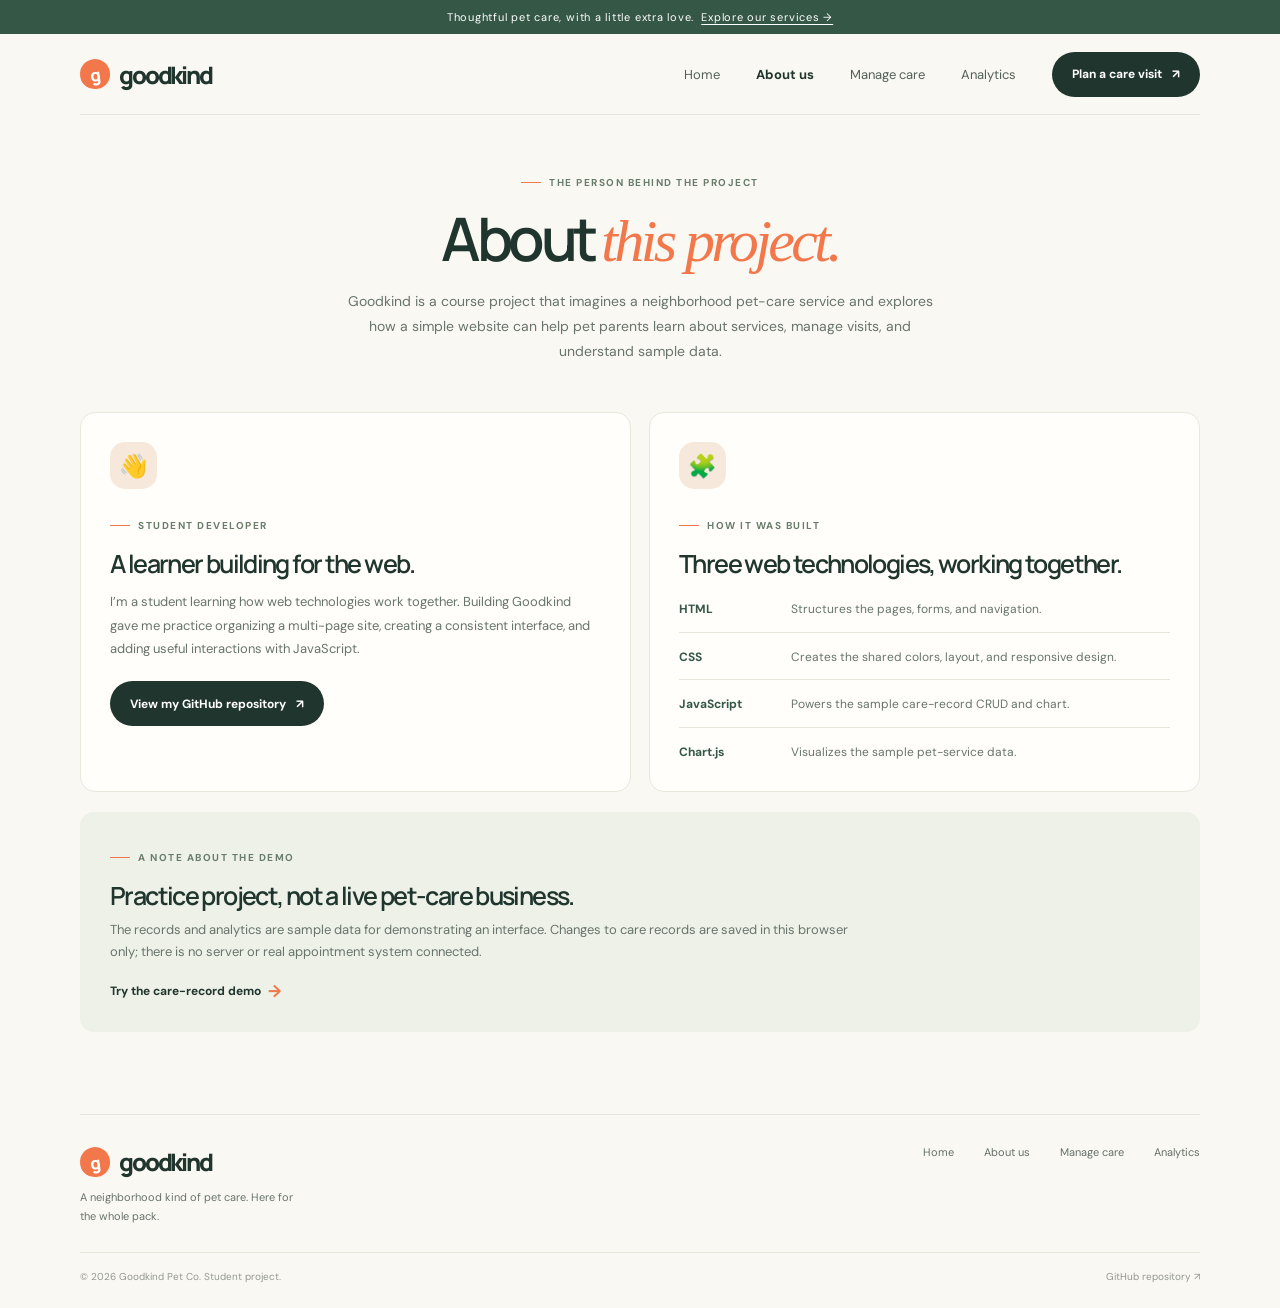
<file: aboutus.html>
<!doctype html>
<html lang="en">
  <head>
    <meta charset="utf-8">
    <meta name="viewport" content="width=device-width, initial-scale=1">
    <meta name="theme-color" content="#faf8f3">
    <meta name="description" content="About the student developer and technologies behind the Goodkind pet-services website.">
    <title>About Us — Goodkind</title>
    <link rel="preconnect" href="https://fonts.googleapis.com">
    <link rel="preconnect" href="https://fonts.gstatic.com" crossorigin>
    <link href="https://fonts.googleapis.com/css2?family=DM+Sans:wght@400;500;600;700&family=Manrope:wght@400;500;600;700;800&display=swap" rel="stylesheet">
    <link rel="stylesheet" href="styles.css">
    <script src="script.js" defer></script>
  </head>
  <body>
    <div class="announcement">Thoughtful pet care, with a little extra love. <a href="index.html#services">Explore our services →</a></div>
    <div class="shell">
      <header>
        <a class="brand" href="index.html" aria-label="Goodkind home"><span class="brand-mark" aria-hidden="true">g</span>goodkind</a>
        <button class="menu-toggle" type="button" aria-label="Open navigation" aria-expanded="false" aria-controls="main-navigation">
          <svg width="23" height="23" viewBox="0 0 24 24" fill="none" stroke="currentColor" stroke-width="1.7" aria-hidden="true"><path d="M4 7h16M4 12h16M4 17h16"/></svg>
        </button>
        <nav class="nav-links" id="main-navigation" aria-label="Main navigation">
          <a href="index.html">Home</a>
          <a href="aboutus.html" aria-current="page">About us</a>
          <a href="managepets.html">Manage care</a>
          <a href="analytics.html">Analytics</a>
          <a class="button" href="managepets.html">Plan a care visit <span aria-hidden="true">↗</span></a>
        </nav>
      </header>

      <main class="page-main">
        <section class="page-intro">
          <p class="eyebrow">The person behind the project</p>
          <h1>About <em>this project.</em></h1>
          <p>Goodkind is a course project that imagines a neighborhood pet-care service and explores how a simple website can help pet parents learn about services, manage visits, and understand sample data.</p>
        </section>

        <section class="about-project-grid" aria-label="Developer and project information">
          <article class="info-card developer-card">
            <div class="service-icon" aria-hidden="true">👋</div>
            <p class="eyebrow">Student developer</p>
            <h2>A learner building for the web.</h2>
            <p>I’m a student learning how web technologies work together. Building Goodkind gave me practice organizing a multi-page site, creating a consistent interface, and adding useful interactions with JavaScript.</p>
            <a class="button" href="https://github.com/ksteinigen/ksteinigen.github.io" target="_blank" rel="noopener noreferrer">View my GitHub repository <span aria-hidden="true">↗</span></a>
          </article>
          <article class="info-card">
            <div class="service-icon" aria-hidden="true">🧩</div>
            <p class="eyebrow">How it was built</p>
            <h2>Three web technologies, working together.</h2>
            <ul class="technology-list">
              <li><strong>HTML</strong><span>Structures the pages, forms, and navigation.</span></li>
              <li><strong>CSS</strong><span>Creates the shared colors, layout, and responsive design.</span></li>
              <li><strong>JavaScript</strong><span>Powers the sample care-record CRUD and chart.</span></li>
              <li><strong>Chart.js</strong><span>Visualizes the sample pet-service data.</span></li>
            </ul>
          </article>
        </section>

        <section class="project-note">
          <p class="eyebrow">A note about the demo</p>
          <h2>Practice project, not a live pet-care business.</h2>
          <p>The records and analytics are sample data for demonstrating an interface. Changes to care records are saved in this browser only; there is no server or real appointment system connected.</p>
          <a class="text-link" href="managepets.html">Try the care-record demo <span aria-hidden="true">→</span></a>
        </section>
      </main>

      <footer>
        <div class="footer-top">
          <div class="footer-brand">
            <a class="brand" href="index.html" aria-label="Goodkind home"><span class="brand-mark" aria-hidden="true">g</span>goodkind</a>
            <p>A neighborhood kind of pet care. Here for the whole pack.</p>
          </div>
          <nav class="footer-links" aria-label="Footer navigation">
            <a href="index.html">Home</a><a href="aboutus.html">About us</a><a href="managepets.html">Manage care</a><a href="analytics.html">Analytics</a>
          </nav>
        </div>
        <div class="footer-bottom">
          <span>© <span id="year"></span> Goodkind Pet Co. Student project.</span>
          <a href="https://github.com/ksteinigen/ksteinigen.github.io" target="_blank" rel="noopener noreferrer">GitHub repository ↗</a>
        </div>
      </footer>
    </div>
  </body>
</html>
</file>
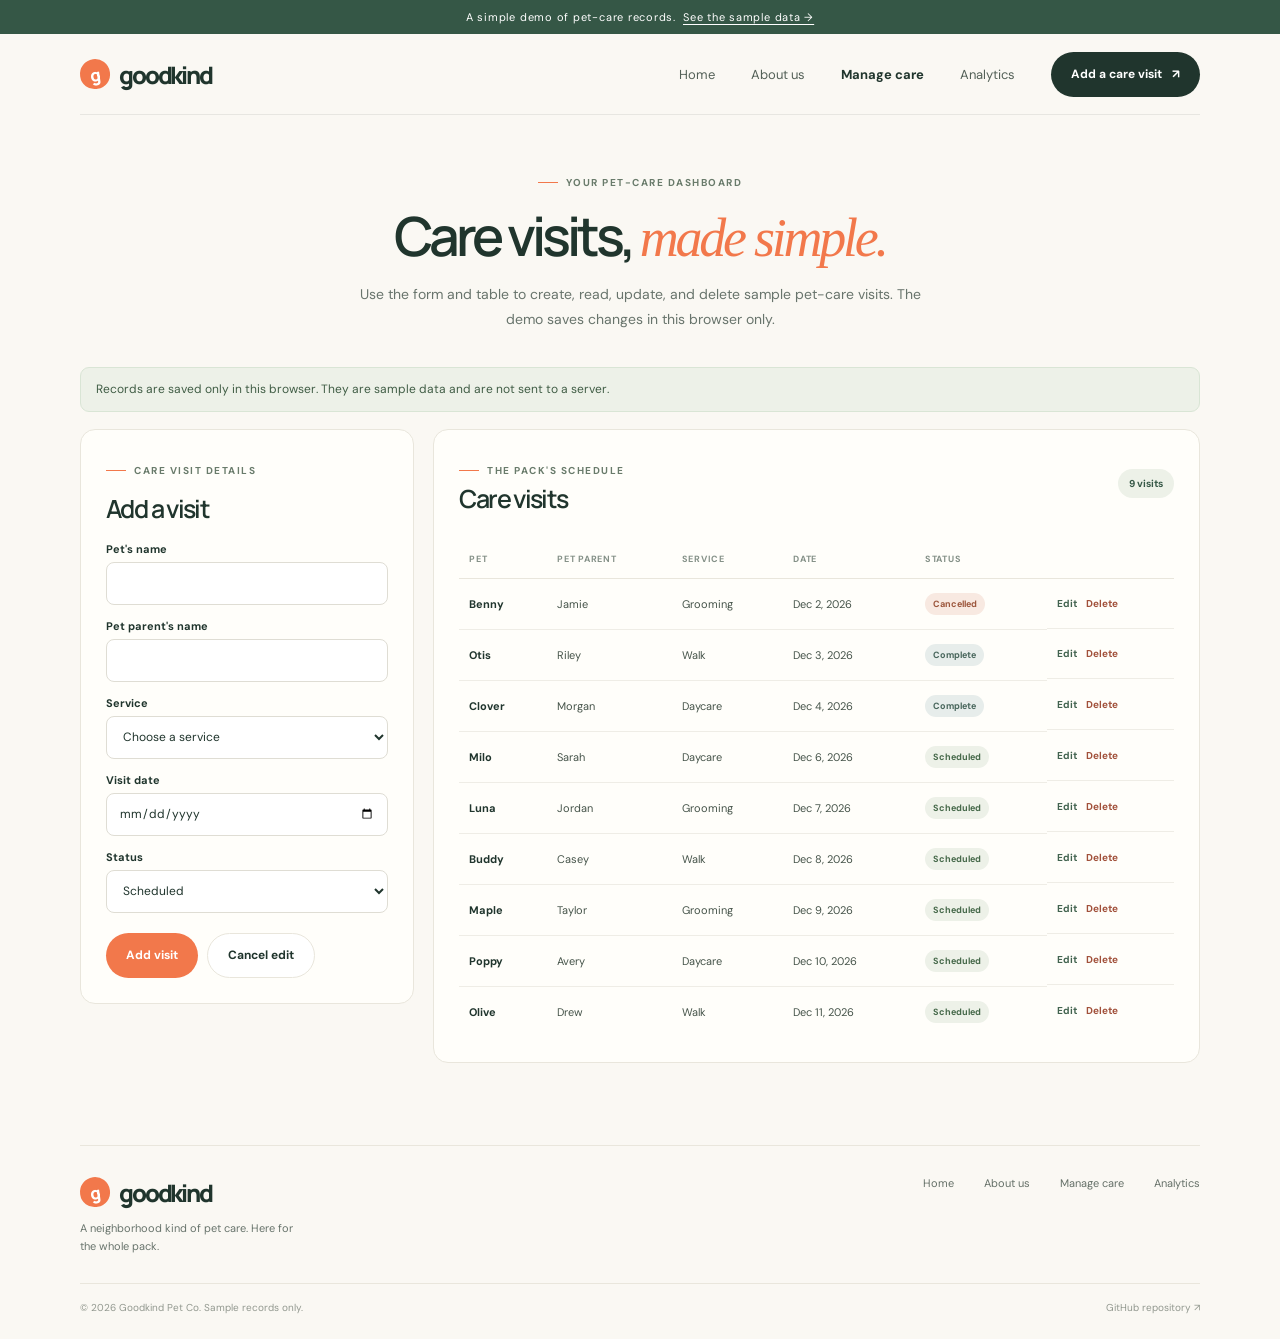
<file: managepets.html>
<!doctype html>
<html lang="en">
  <head>
    <meta charset="utf-8">
    <meta name="viewport" content="width=device-width, initial-scale=1">
    <meta name="theme-color" content="#faf8f3">
    <meta name="description" content="Create, view, update, and delete sample pet-care visit records in the Goodkind demo.">
    <title>Manage Care Visits — Goodkind</title>
    <link rel="preconnect" href="https://fonts.googleapis.com">
    <link rel="preconnect" href="https://fonts.gstatic.com" crossorigin>
    <link href="https://fonts.googleapis.com/css2?family=DM+Sans:wght@400;500;600;700&family=Manrope:wght@400;500;600;700;800&display=swap" rel="stylesheet">
    <link rel="stylesheet" href="styles.css">
    <script src="script.js" defer></script>
    <script src="data.js" defer></script>
    <script src="crud.js" defer></script>
  </head>
  <body>
    <div class="announcement">A simple demo of pet-care records. <a href="analytics.html">See the sample data →</a></div>
    <div class="shell">
      <header>
        <a class="brand" href="index.html" aria-label="Goodkind home"><span class="brand-mark" aria-hidden="true">g</span>goodkind</a>
        <button class="menu-toggle" type="button" aria-label="Open navigation" aria-expanded="false" aria-controls="main-navigation">
          <svg width="23" height="23" viewBox="0 0 24 24" fill="none" stroke="currentColor" stroke-width="1.7" aria-hidden="true"><path d="M4 7h16M4 12h16M4 17h16"/></svg>
        </button>
        <nav class="nav-links" id="main-navigation" aria-label="Main navigation">
          <a href="index.html">Home</a>
          <a href="aboutus.html">About us</a>
          <a href="managepets.html" aria-current="page">Manage care</a>
          <a href="analytics.html">Analytics</a>
          <a class="button" href="#visit-form">Add a care visit <span aria-hidden="true">↗</span></a>
        </nav>
      </header>

      <main class="page-main">
        <section class="page-intro page-intro-compact">
          <p class="eyebrow">Your pet-care dashboard</p>
          <h1>Care visits, <em>made simple.</em></h1>
          <p>Use the form and table to create, read, update, and delete sample pet-care visits. The demo saves changes in this browser only.</p>
        </section>

        <div id="storage-message" class="notice" role="status" hidden>Records are saved only in this browser. They are sample data and are not sent to a server.</div>
        <div id="crud-error" class="notice notice-error" role="alert" hidden></div>

        <section class="crud-layout" aria-label="Care visits and record form">
          <article class="info-card visit-form-card">
            <p class="eyebrow">Care visit details</p>
            <h2 id="form-title">Add a visit</h2>
            <form id="visit-form">
              <input type="hidden" name="recordId">
              <div class="field">
                <label for="pet-name">Pet's name</label>
                <input id="pet-name" name="petName" maxlength="50" required>
              </div>
              <div class="field">
                <label for="parent-name">Pet parent's name</label>
                <input id="parent-name" name="parentName" maxlength="60" required>
              </div>
              <div class="field">
                <label for="service">Service</label>
                <select id="service" name="service" required>
                  <option value="" disabled selected>Choose a service</option>
                  <option>Grooming</option>
                  <option>Daycare</option>
                  <option>Walk</option>
                </select>
              </div>
              <div class="field">
                <label for="visit-date">Visit date</label>
                <input id="visit-date" name="date" type="date" required>
              </div>
              <div class="field">
                <label for="visit-status">Status</label>
                <select id="visit-status" name="status" required>
                  <option>Scheduled</option>
                  <option>Complete</option>
                  <option>Cancelled</option>
                </select>
              </div>
              <div class="form-actions">
                <button class="button orange" id="save-visit" type="submit">Add visit</button>
                <button class="button button-secondary" id="cancel-edit" type="button" hidden>Cancel edit</button>
              </div>
            </form>
          </article>

          <section class="records-panel" aria-labelledby="records-title">
            <div class="records-heading">
              <div><p class="eyebrow">The pack's schedule</p><h2 id="records-title">Care visits</h2></div>
              <span id="record-count" class="record-count">Loading…</span>
            </div>
            <p id="crud-status" class="screen-status" role="status" aria-live="polite"></p>
            <div class="table-wrap">
              <table class="records-table">
                <thead>
                  <tr><th scope="col">Pet</th><th scope="col">Pet parent</th><th scope="col">Service</th><th scope="col">Date</th><th scope="col">Status</th><th scope="col"><span class="visually-hidden">Actions</span></th></tr>
                </thead>
                <tbody id="records-body"></tbody>
              </table>
            </div>
            <p id="empty-state" class="empty-state" hidden>No visits yet. Add a care visit to get started.</p>
          </section>
        </section>
      </main>

      <footer>
        <div class="footer-top">
          <div class="footer-brand"><a class="brand" href="index.html" aria-label="Goodkind home"><span class="brand-mark" aria-hidden="true">g</span>goodkind</a><p>A neighborhood kind of pet care. Here for the whole pack.</p></div>
          <nav class="footer-links" aria-label="Footer navigation"><a href="index.html">Home</a><a href="aboutus.html">About us</a><a href="managepets.html">Manage care</a><a href="analytics.html">Analytics</a></nav>
        </div>
        <div class="footer-bottom"><span>© <span id="year"></span> Goodkind Pet Co. Sample records only.</span><a href="https://github.com/ksteinigen/ksteinigen.github.io" target="_blank" rel="noopener noreferrer">GitHub repository ↗</a></div>
      </footer>
    </div>
  </body>
</html>
</file>
<file: styles.css>
:root {
        color-scheme: light;
        --ink: #20352d;
        --muted: #68746c;
        --cream: #faf8f3;
        --green: #dce8d9;
        --green-dark: #355746;
        --orange: #f2784b;
        --line: #e9e6dc;
        --serif: Georgia, "Times New Roman", serif;
        --sans: "DM Sans", sans-serif;
        --display: "Manrope", sans-serif;
      }

      * { box-sizing: border-box; }
      html { scroll-behavior: smooth; }
      body {
        margin: 0;
        background: var(--cream);
        color: var(--ink);
        font-family: var(--sans);
        -webkit-font-smoothing: antialiased;
      }
      button, input, select, textarea { font: inherit; }
      button, a { -webkit-tap-highlight-color: transparent; }
      a { color: inherit; text-decoration: none; }
      button { color: inherit; }
      img { display: block; max-width: 100%; }

      .announcement {
        min-height: 34px;
        display: flex;
        align-items: center;
        justify-content: center;
        padding: 7px 16px;
        background: var(--green-dark);
        color: #fff;
        font-size: 11px;
        letter-spacing: .07em;
        text-align: center;
      }
      .announcement a { margin-left: 7px; text-decoration: underline; text-underline-offset: 3px; }
      .shell { width: min(1120px, calc(100% - 64px)); margin: 0 auto; }

      header {
        height: 81px;
        display: flex;
        align-items: center;
        justify-content: space-between;
        border-bottom: 1px solid rgba(32, 53, 45, .09);
      }
      .brand {
        display: inline-flex;
        align-items: center;
        gap: 9px;
        font: 800 24px var(--display);
        letter-spacing: -.09em;
      }
      .brand-mark {
        width: 30px;
        height: 30px;
        display: grid;
        place-items: center;
        border-radius: 50% 50% 48% 48%;
        background: var(--orange);
        color: white;
        font-size: 17px;
        letter-spacing: 0;
        transform: rotate(-8deg);
      }
      .nav-links { display: flex; align-items: center; gap: 36px; color: #536057; font-size: 13px; }
      .nav-links a:not(.button):hover, .footer-links a:hover { color: var(--orange); }
      .button {
        min-height: 45px;
        display: inline-flex;
        align-items: center;
        justify-content: center;
        gap: 10px;
        padding: 0 20px;
        border: 0;
        border-radius: 999px;
        background: var(--ink);
        color: white;
        cursor: pointer;
        font-size: 12px;
        font-weight: 700;
        transition: transform .2s, background .2s;
      }
      .button:hover { background: #355746; transform: translateY(-2px); }
      .button.light { background: white; color: var(--ink); }
      .button.light:hover { background: #f1eee6; }
      .button.orange { background: var(--orange); color: #fff; }
      .button.orange:hover { background: #de6338; }
      .button svg { width: 15px; height: 15px; }
      .menu-toggle { display: none; border: 0; background: transparent; padding: 8px; cursor: pointer; }

      .hero { min-height: 545px; display: grid; grid-template-columns: .94fr 1.06fr; align-items: center; gap: 38px; padding: 50px 0 60px; }
      .hero-copy { padding: 2px 0 0 20px; }
      .eyebrow {
        display: inline-flex;
        align-items: center;
        gap: 8px;
        margin: 0 0 18px;
        color: #697b6b;
        font-size: 10px;
        font-weight: 700;
        letter-spacing: .15em;
        text-transform: uppercase;
      }
      .eyebrow::before { width: 20px; height: 1px; background: var(--orange); content: ""; }
      h1, h2, h3, p { margin-top: 0; }
      h1, h2 { font-family: var(--display); }
      h1 { max-width: 485px; margin-bottom: 18px; font-size: clamp(43px, 5.4vw, 66px); font-weight: 600; line-height: 1.06; letter-spacing: -.075em; }
      h1 em { color: var(--orange); font-family: var(--serif); font-weight: 400; letter-spacing: -.06em; }
      .hero-copy > p:not(.eyebrow) { max-width: 390px; margin-bottom: 26px; color: var(--muted); font-size: 14px; line-height: 1.8; }
      .hero-actions { display: flex; align-items: center; gap: 17px; }
      .text-link { display: inline-flex; align-items: center; gap: 7px; font-size: 12px; font-weight: 700; }
      .text-link span { color: var(--orange); font-size: 17px; transition: transform .2s; }
      .text-link:hover span { transform: translateX(4px); }
      .rating { display: flex; align-items: center; gap: 10px; margin-top: 34px; color: var(--muted); font-size: 11px; }
      .avatars { display: flex; padding-left: 3px; }
      .avatars img { width: 29px; height: 29px; margin-left: -4px; border: 2px solid var(--cream); border-radius: 50%; object-fit: cover; }
      .stars { color: #e49a49; letter-spacing: .08em; }
      .rating b { color: var(--ink); }
      .hero-visual { position: relative; min-width: 0; }
      .hero-image-wrap { height: 407px; overflow: hidden; border-radius: 48% 48% 15px 15px; background: #e6dbc9; }
      .hero-image-wrap img { width: 100%; height: 100%; object-fit: cover; object-position: center 46%; }
      .floating-note {
        position: absolute;
        right: -20px;
        bottom: 31px;
        display: flex;
        align-items: center;
        gap: 12px;
        padding: 14px 18px;
        border: 1px solid rgba(32, 53, 45, .06);
        border-radius: 13px;
        background: white;
        box-shadow: 0 12px 36px rgba(37, 48, 38, .1);
      }
      .note-icon { width: 37px; height: 37px; display: grid; place-items: center; border-radius: 50%; background: #fae6da; font-size: 18px; }
      .floating-note strong, .floating-note small { display: block; }
      .floating-note strong { margin-bottom: 3px; font-size: 12px; }
      .floating-note small { color: var(--muted); font-size: 10px; }
      .image-caption { position: absolute; top: 35px; left: -28px; width: 94px; height: 94px; display: grid; place-items: center; border-radius: 50%; background: var(--green); color: var(--green-dark); font: italic 12px/1.4 var(--serif); text-align: center; transform: rotate(-9deg); }

      .trust-strip { padding: 21px 0; border-top: 1px solid var(--line); border-bottom: 1px solid var(--line); }
      .trust-inner { display: flex; align-items: center; justify-content: space-between; gap: 20px; }
      .trust-intro { color: #879087; font-size: 10px; letter-spacing: .11em; text-transform: uppercase; }
      .trust-item { display: flex; align-items: center; gap: 8px; color: #68746c; font-size: 11px; }
      .trust-item span { color: #799074; font-size: 16px; }

      section.content-section { padding: 96px 0; }
      .section-heading { max-width: 550px; margin: 0 auto 40px; text-align: center; }
      .section-heading .eyebrow { justify-content: center; }
      h2 { margin-bottom: 12px; font-size: clamp(32px, 4vw, 43px); font-weight: 600; line-height: 1.12; letter-spacing: -.065em; }
      .section-heading > p:last-child { max-width: 415px; margin: 0 auto; color: var(--muted); font-size: 13px; line-height: 1.7; }
      .service-grid { display: grid; grid-template-columns: repeat(3, 1fr); gap: 17px; }
      .service-card { min-height: 260px; padding: 27px 25px; border: 1px solid var(--line); border-radius: 14px; background: #fffefa; transition: transform .2s, box-shadow .2s; }
      .service-card:hover { transform: translateY(-4px); box-shadow: 0 14px 35px rgba(37, 48, 38, .07); }
      .service-icon { width: 47px; height: 47px; display: grid; place-items: center; margin-bottom: 24px; border-radius: 15px; background: #f6e9dc; font-size: 23px; }
      .service-card:nth-child(2) .service-icon { background: #e1eadc; }
      .service-card:nth-child(3) .service-icon { background: #eee6f0; }
      .service-card h3 { margin-bottom: 8px; font: 700 19px var(--display); letter-spacing: -.05em; }
      .service-card p { min-height: 44px; margin-bottom: 17px; color: var(--muted); font-size: 12px; line-height: 1.7; }

      .about-section { padding: 78px 0; background: #edf1e8; }
      .about-inner { display: grid; grid-template-columns: .94fr 1.06fr; align-items: center; gap: 80px; }
      .about-visual { position: relative; }
      .about-visual img { width: 100%; height: 346px; border-radius: 10px 10px 42% 10px; object-fit: cover; }
      .about-stamp { position: absolute; right: -20px; bottom: 22px; width: 91px; height: 91px; display: grid; place-items: center; border: 7px solid #edf1e8; border-radius: 50%; background: var(--orange); color: #fff; font: italic 12px/1.3 var(--serif); text-align: center; transform: rotate(9deg); }
      .about-copy { max-width: 425px; }
      .about-copy h2 { max-width: 400px; }
      .about-copy > p:not(.eyebrow) { color: var(--muted); font-size: 13px; line-height: 1.85; }
      .about-points { display: grid; grid-template-columns: 1fr 1fr; gap: 14px 18px; margin: 23px 0 26px; }
      .about-point { display: flex; align-items: center; gap: 8px; font-size: 11px; font-weight: 600; }
      .about-point span { color: #658365; }

      .quote-section { padding: 86px 0; text-align: center; }
      .quote-mark { color: var(--orange); font: 55px/.65 var(--serif); }
      blockquote { max-width: 690px; margin: 19px auto 21px; font: 400 clamp(22px, 3vw, 31px)/1.4 var(--serif); letter-spacing: -.025em; }
      .quote-author { display: flex; align-items: center; justify-content: center; gap: 10px; color: var(--muted); font-size: 11px; }
      .quote-author img { width: 34px; height: 34px; border-radius: 50%; object-fit: cover; }
      .quote-author strong { color: var(--ink); }

      .cta-panel { position: relative; display: flex; align-items: center; justify-content: space-between; gap: 28px; overflow: hidden; margin-bottom: 75px; padding: 44px 54px; border-radius: 15px; background: var(--green-dark); color: #fff; }
      .cta-panel::after { position: absolute; top: -105px; right: 212px; width: 270px; height: 270px; border: 1px solid rgba(255,255,255,.13); border-radius: 50%; content: ""; }
      .cta-copy, .cta-panel > .button { position: relative; z-index: 1; }
      .cta-copy .eyebrow { color: #d5e0d1; }
      .cta-copy h2 { max-width: 440px; margin-bottom: 0; font-size: 35px; }
      .cta-copy h2 em { color: #ffd3b9; font-family: var(--serif); font-weight: 400; }

      footer { padding: 30px 0 25px; border-top: 1px solid var(--line); }
      .footer-top { display: flex; justify-content: space-between; gap: 30px; padding-bottom: 27px; }
      .footer-brand p { max-width: 220px; margin: 10px 0 0; color: var(--muted); font-size: 11px; line-height: 1.7; }
      .footer-links { display: flex; gap: 30px; color: #657068; font-size: 11px; }
      .footer-bottom { display: flex; justify-content: space-between; padding-top: 17px; border-top: 1px solid var(--line); color: #92988f; font-size: 10px; }
      .footer-contact { display: flex; gap: 17px; }

      dialog { width: min(460px, calc(100% - 32px)); max-height: calc(100% - 32px); padding: 0; overflow: auto; border: 0; border-radius: 18px; background: var(--cream); color: var(--ink); box-shadow: 0 25px 90px rgba(18, 31, 23, .25); }
      dialog::backdrop { background: rgba(27, 42, 33, .5); backdrop-filter: blur(3px); }
      .booking-form { position: relative; padding: 34px; }
      .dialog-close { position: absolute; top: 16px; right: 16px; width: 34px; height: 34px; border: 1px solid var(--line); border-radius: 50%; background: white; cursor: pointer; font-size: 18px; }
      .booking-form h2 { margin-bottom: 8px; font-size: 31px; }
      .booking-form > p { margin-bottom: 21px; color: var(--muted); font-size: 12px; line-height: 1.6; }
      .field { margin: 13px 0; }
      .field label { display: block; margin-bottom: 6px; font-size: 11px; font-weight: 700; }
      .field input, .field select { width: 100%; height: 43px; padding: 0 12px; border: 1px solid #dfddd4; border-radius: 8px; background: #fff; color: var(--ink); font-size: 12px; }
      .field input:focus, .field select:focus { outline: 2px solid #9eaf9c; outline-offset: 1px; }
      .booking-form .button { width: 100%; margin-top: 10px; }
      .form-success { display: none; padding: 15px 0 5px; text-align: center; }
      .form-success .service-icon { margin: 0 auto 19px; background: #e1eadc; }
      .form-success p { color: var(--muted); font-size: 13px; line-height: 1.7; }

      .nav-links a[aria-current="page"] { color: var(--ink); font-weight: 700; }
      .page-main { min-height: 58vh; padding: 52px 0 82px; }
      .page-intro { max-width: 680px; margin: 0 auto 48px; text-align: center; }
      .page-intro .eyebrow { justify-content: center; }
      .page-intro h1 { max-width: none; margin: 0 auto 15px; font-size: clamp(42px, 5.5vw, 60px); }
      .page-intro > p:last-child { max-width: 585px; margin: 0 auto; color: var(--muted); font-size: 14px; line-height: 1.8; }
      .page-intro-compact { margin-bottom: 34px; }
      .page-intro-compact h1 { font-size: clamp(39px, 5vw, 54px); }
      .about-project-grid { display: grid; grid-template-columns: 1fr 1fr; gap: 18px; }
      .info-card { padding: 29px; border: 1px solid var(--line); border-radius: 15px; background: #fffefa; }
      .info-card .service-icon { margin-bottom: 21px; }
      .info-card h2, .records-heading h2, .chart-heading h2 { font-size: 25px; }
      .info-card > p:not(.eyebrow) { color: var(--muted); font-size: 13px; line-height: 1.8; }
      .developer-card .button { margin-top: 8px; }
      .technology-list { display: grid; gap: 15px; margin: 22px 0 0; padding: 0; list-style: none; }
      .technology-list li { display: grid; grid-template-columns: 100px 1fr; gap: 12px; padding-bottom: 13px; border-bottom: 1px solid var(--line); font-size: 12px; line-height: 1.55; }
      .technology-list li:last-child { padding-bottom: 0; border: 0; }
      .technology-list strong { color: var(--green-dark); }
      .technology-list span { color: var(--muted); }
      .project-note { margin-top: 20px; padding: 30px; border-radius: 14px; background: #edf1e8; }
      .project-note h2 { margin-bottom: 9px; font-size: 25px; }
      .project-note > p:not(.eyebrow) { max-width: 760px; margin-bottom: 15px; color: var(--muted); font-size: 13px; line-height: 1.75; }

      .crud-layout { display: grid; grid-template-columns: minmax(245px, .72fr) minmax(0, 1.65fr); align-items: start; gap: 19px; }
      .visit-form-card { padding: 25px; }
      .visit-form-card h2 { margin-bottom: 19px; }
      .visit-form-card .field { margin: 14px 0; }
      .field input, .field select { max-width: 100%; }
      .form-actions { display: flex; align-items: center; flex-wrap: wrap; gap: 9px; margin-top: 20px; }
      .button-secondary { border: 1px solid var(--line); background: white; color: var(--ink); }
      .button-secondary:hover { background: #f1eee6; }
      .records-panel { min-width: 0; padding: 25px; border: 1px solid var(--line); border-radius: 15px; background: #fffefa; }
      .records-heading, .chart-heading { display: flex; align-items: center; justify-content: space-between; gap: 15px; }
      .records-heading .eyebrow, .chart-heading .eyebrow { margin-bottom: 8px; }
      .records-heading h2, .chart-heading h2 { margin-bottom: 0; }
      .record-count, .sample-tag { flex: 0 0 auto; padding: 8px 11px; border-radius: 999px; background: #edf1e8; color: var(--green-dark); font-size: 10px; font-weight: 700; }
      .table-wrap { width: 100%; overflow-x: auto; }
      .records-table { width: 100%; border-collapse: collapse; text-align: left; }
      .records-table th { padding: 13px 10px; border-bottom: 1px solid var(--line); color: #849087; font-size: 9px; letter-spacing: .08em; text-transform: uppercase; white-space: nowrap; }
      .records-table td { padding: 14px 10px; border-bottom: 1px solid #efede6; color: #46544a; font-size: 11px; white-space: nowrap; }
      .records-table tbody tr:last-child td { border-bottom: 0; }
      .records-table td:first-child { color: var(--ink); font-weight: 700; }
      .status-badge { display: inline-block; padding: 5px 8px; border-radius: 999px; background: #edf1e8; color: #456849; font-size: 9px; font-weight: 700; }
      .status-complete { background: #e7edeb; color: #48665c; }
      .status-cancelled { background: #f8e9e1; color: #9c563c; }
      .row-actions { display: flex; gap: 9px; }
      .table-action { padding: 4px 0; border: 0; background: transparent; color: #42634f; cursor: pointer; font-size: 10px; font-weight: 700; }
      .table-action:hover { text-decoration: underline; text-underline-offset: 3px; }
      .table-action-delete { color: #a1503a; }
      .empty-state { padding: 27px 10px; color: var(--muted); font-size: 13px; text-align: center; }
      .screen-status { min-height: 17px; margin: 10px 0 0; color: #52744f; font-size: 11px; }
      .notice { margin: 0 0 17px; padding: 12px 15px; border: 1px solid #d9e5d5; border-radius: 9px; background: #edf1e8; color: #405d45; font-size: 12px; line-height: 1.6; }
      .notice-error { border-color: #efd4c9; background: #fbede7; color: #8d422d; }
      .visually-hidden { position: absolute; top: 0; left: 0; width: 1px; height: 1px; padding: 0; overflow: hidden; clip: rect(0, 0, 0, 0); white-space: nowrap; border: 0; }

      .analytics-summary { display: grid; grid-template-columns: repeat(3, 1fr); gap: 14px; margin-bottom: 19px; }
      .summary-card { min-height: 105px; display: grid; grid-template-columns: 42px 1fr; align-content: center; align-items: center; column-gap: 13px; padding: 18px 21px; border: 1px solid var(--line); border-radius: 13px; background: #fffefa; }
      .summary-icon { grid-row: span 2; width: 40px; height: 40px; display: grid; place-items: center; border-radius: 13px; background: #f6e9dc; font-size: 19px; }
      .summary-card:nth-child(2) .summary-icon { background: #e1eadc; }
      .summary-card:nth-child(3) .summary-icon { background: #eee6f0; }
      .summary-label { color: var(--muted); font-size: 10px; }
      .summary-card strong { font: 700 19px var(--display); letter-spacing: -.04em; }
      .chart-card { padding: 27px 30px 18px; border: 1px solid var(--line); border-radius: 15px; background: #fffefa; }
      .chart-wrap { position: relative; height: 310px; margin-top: 16px; }
      .chart-caption { margin: 12px 0 0; color: var(--muted); font-size: 10px; line-height: 1.6; }
      .local-data-note { max-width: 820px; margin: 19px auto 0; color: var(--muted); font-size: 11px; line-height: 1.7; text-align: center; }
      .local-data-note strong { color: var(--ink); }

      @media (max-width: 760px) {
        .shell { width: min(100% - 40px, 560px); }
        header { height: 69px; }
        .menu-toggle { display: inline-flex; }
        .nav-links { position: absolute; z-index: 5; top: 103px; right: 20px; left: 20px; display: none; align-items: stretch; gap: 0; padding: 11px; border: 1px solid var(--line); border-radius: 12px; background: var(--cream); box-shadow: 0 10px 30px rgba(37, 48, 38, .1); }
        .nav-links.open { display: flex; flex-direction: column; }
        .nav-links a:not(.button) { padding: 12px 10px; }
        .nav-links .button { margin-top: 7px; }
        .page-main { padding: 42px 0 60px; }
        .page-intro { margin-bottom: 32px; }
        .about-project-grid, .crud-layout { grid-template-columns: 1fr; }
        .info-card, .visit-form-card, .records-panel { padding: 22px; }
        .analytics-summary { grid-template-columns: 1fr; gap: 9px; }
        .summary-card { min-height: 83px; }
        .chart-card { padding: 22px 18px 16px; }
        .chart-wrap { height: 270px; }
        .records-panel { overflow: hidden; }
        .hero { min-height: 0; grid-template-columns: 1fr; gap: 33px; padding: 53px 0 44px; }
        .hero-copy { padding: 0; }
        h1 { max-width: 470px; font-size: clamp(46px, 11vw, 63px); }
        .hero-image-wrap { height: min(95vw, 400px); border-radius: 47% 47% 14px 14px; }
        .floating-note { right: -8px; bottom: 20px; }
        .image-caption { top: 25px; left: -8px; width: 79px; height: 79px; font-size: 11px; }
        .trust-inner { flex-wrap: wrap; justify-content: center; gap: 14px 22px; }
        .trust-intro { width: 100%; text-align: center; }
        .trust-item { font-size: 10px; }
        section.content-section { padding: 70px 0; }
        .service-grid { grid-template-columns: 1fr; gap: 12px; }
        .service-card { min-height: 0; padding: 22px; }
        .service-icon { margin-bottom: 16px; }
        .service-card p { min-height: 0; }
        .about-section { padding: 60px 0; }
        .about-inner { grid-template-columns: 1fr; gap: 35px; }
        .about-visual img { height: 290px; }
        .about-stamp { right: -7px; }
        .about-copy { max-width: none; }
        .quote-section { padding: 68px 0; }
        .cta-panel { align-items: flex-start; flex-direction: column; margin-bottom: 52px; padding: 34px 25px; }
        .cta-copy h2 { font-size: 31px; }
        .cta-panel::after { right: -80px; }
        .footer-top { flex-direction: column; }
        .footer-links { flex-wrap: wrap; gap: 17px 23px; }
        .footer-bottom { flex-direction: column; gap: 12px; }
      }
      @media (prefers-reduced-motion: reduce) {
        *, *::before, *::after { scroll-behavior: auto !important; transition-duration: .01ms !important; }
      }
</file>
